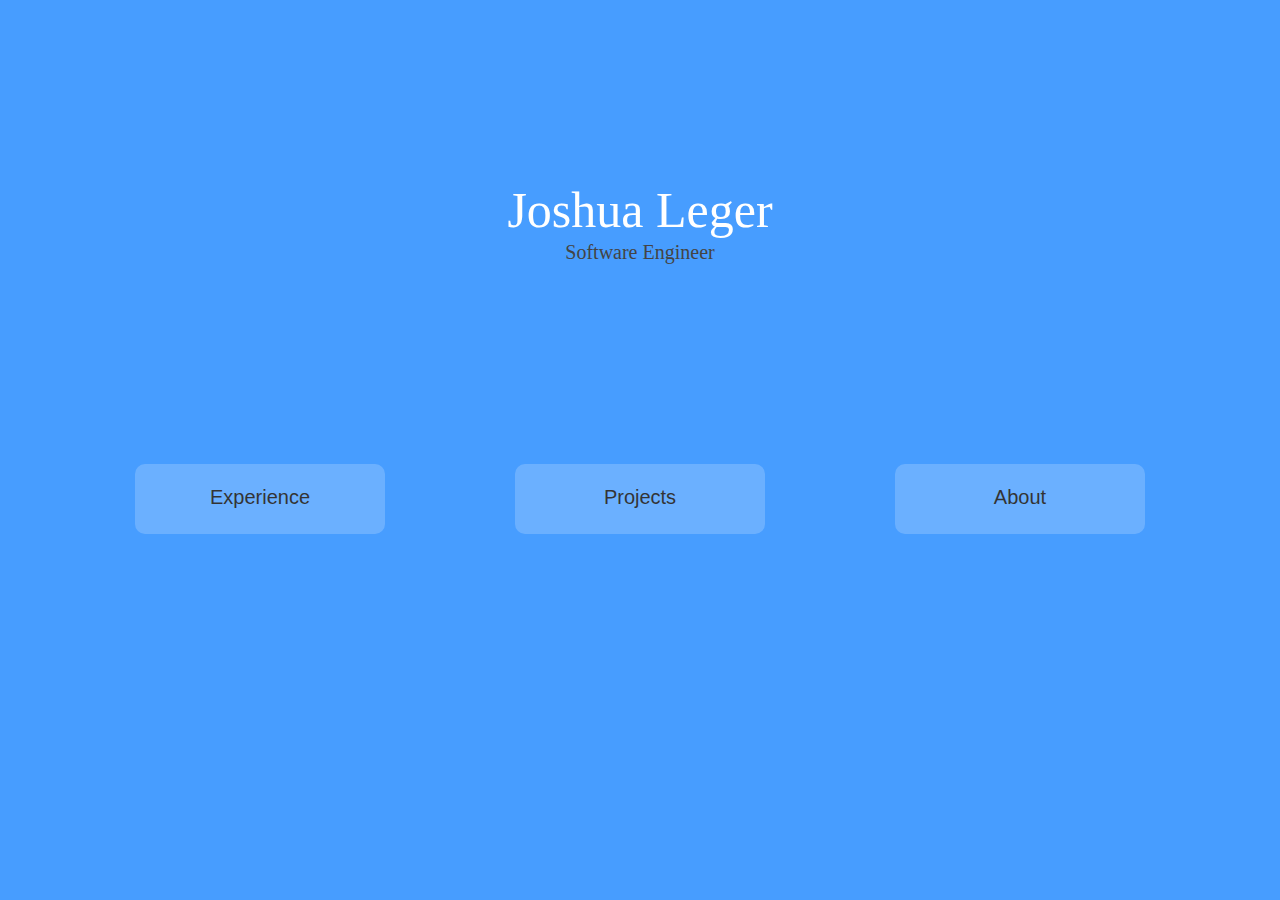
<file: index.html>
<!doctype html>
<html lang="en">
    <head>
        <title>Joshua Leger</title>

        <!--Required metadata tags for bootstrap-->
        <meta charset="utf-8">
        <meta name="viewport" content="width=device-width, initial-scale=1, shrink-to-fit=no">

        <!--This is to load bootstrap css-->
        <link href="../css/bootstrap-flatly.min.css" rel="stylesheet">

        <link rel="stylesheet" href="css/index.css">
    </head>

    <body>
        <div class="container">
            <div class="d-none d-lg-block" style="height:10vh; width:100%; clear:both;"></div>
            <div class="title">
                <h1>Joshua Leger</h1>
                <h2>Software Engineer</h2>
            </div>
            <div class="d-none d-lg-block" style="height:10vh; width:100%; clear:both;"></div>

            <div class="row">
                <div class="col-lg-4">
                    <div id="navtext"><a href="html/experience.html">Experience</div>
                    <div id="navigation"></div></a>
                </div>
                <div class="col-lg-4">
                    <div id="navtext"><a href="html/projects.html">Projects</div>
                    <div id="navigation"></div></a>
                </div>
                <div class="col-lg-4">
                    <div id="navtext"><a href="html/about.html">About</div>
                    <div id="navigation"></div></a>
                </div>
            </div>
        </div>

        <!--These are dependencies for bootstrap to work properly-->
        <script src="https://code.jquery.com/jquery-3.4.1.slim.min.js" integrity="sha384-J6qa4849blE2+poT4WnyKhv5vZF5SrPo0iEjwBvKU7imGFAV0wwj1yYfoRSJoZ+n" crossorigin="anonymous"></script>
        <script src="https://cdn.jsdelivr.net/npm/popper.js@1.16.0/dist/umd/popper.min.js" integrity="sha384-Q6E9RHvbIyZFJoft+2mJbHaEWldlvI9IOYy5n3zV9zzTtmI3UksdQRVvoxMfooAo" crossorigin="anonymous"></script>
        <script src="https://stackpath.bootstrapcdn.com/bootstrap/4.4.1/js/bootstrap.min.js" integrity="sha384-wfSDF2E50Y2D1uUdj0O3uMBJnjuUD4Ih7YwaYd1iqfktj0Uod8GCExl3Og8ifwB6" crossorigin="anonymous"></script>
    </body>
</html>
</file>
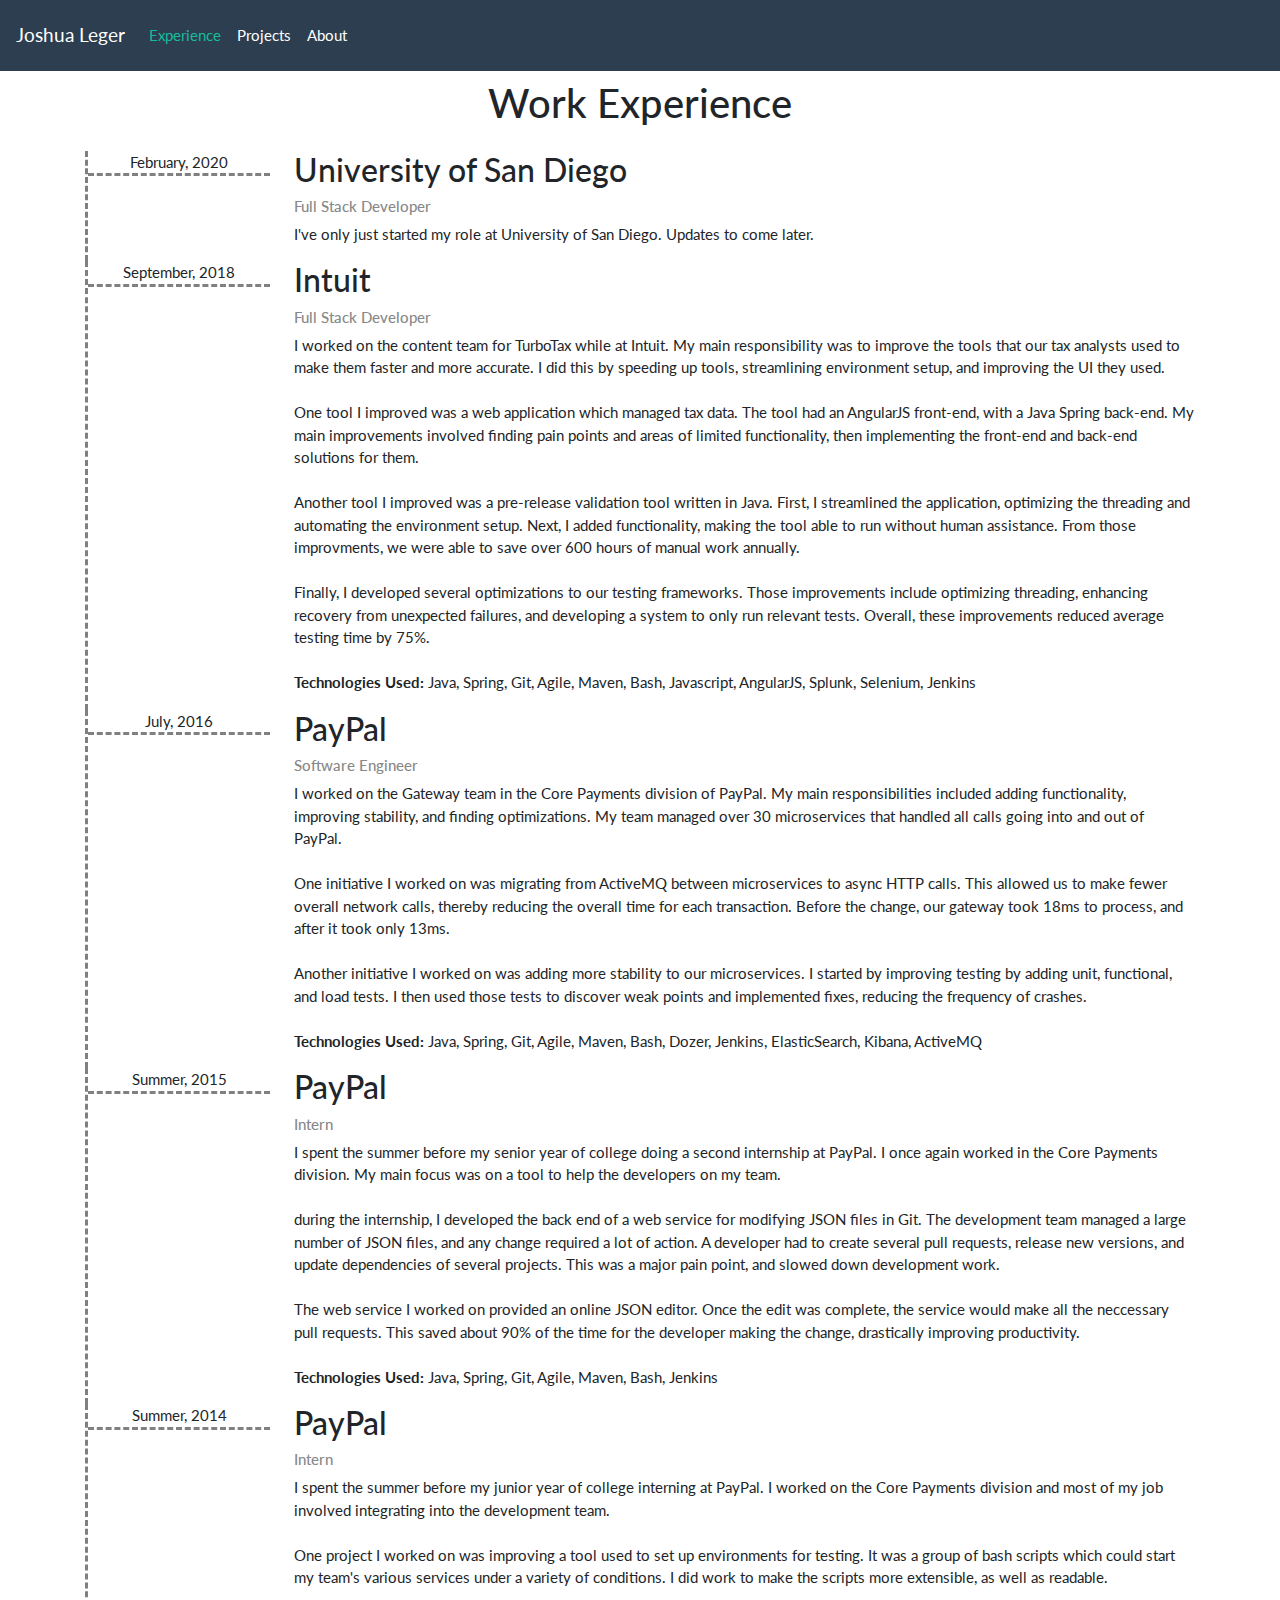
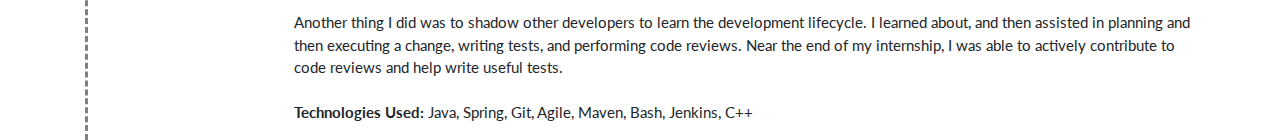
<file: html/experience.html>
<!DOCTYPE html>
<html lang="en">
    <head>
        <title>Joshua Leger</title>

        <!--Required metadata tags for bootstrap-->
        <meta charset="utf-8">
        <meta name="viewport" content="width=device-width, initial-scale=1, shrink-to-fit=no">

        <!--This is to load bootstrap css-->
        <link href="../css/bootstrap-flatly.min.css" rel="stylesheet">

        <link href="../css/experience.css" rel="stylesheet">
    </head>

    <body>
        <nav class="navbar navbar-expand-lg navbar-dark bg-primary">
            <a class="navbar-brand" href="../index.html">Joshua Leger</a>
            <button class="navbar-toggler" type="button" data-toggle="collapse" data-target="#navbarSupportedContent" aria-controls="navbarSupportedContent" aria-expanded="false" aria-label="Toggle navigation">
                <span class="navbar-toggler-icon"></span>
            </button>

            <div class="collapse navbar-collapse" id="navbarSupportedContent">
                <ul class="navbar-nav mr-auto">
                    <li class="nav-item active">
                        <a class="nav-link" href="#">Experience<span class="sr-only">(current)</span></a>
                    </li>
                    <li class="nav-item">
                        <a class="nav-link" href="projects.html">Projects</a>
                    </li>
                    <li class="nav-item">
                        <a class="nav-link" href="about.html">About</a>
                    </li>
                </ul>
            </div>
        </nav>

        <h2 class="d-flex mb-4 mt-2 justify-content-center">Work Experience</h2>

        <div class="container">
            <div class="row no-gutters">
                <div class="col-2 date-col">
                    <p class="start-date">February, 2020</p>
                </div>
                <div class="col-10 pl-4">
                    <h3>University of San Diego</h3>
                    <h6 class="job-title">Full Stack Developer</h6>
                    <p>
                        I've only just started my role at University of San Diego.
                        Updates to come later.
                    </p>
                </div>
            </div>
            <div class="row no-gutters">
                <div class="col-2 date-col">
                    <p class="start-date">September, 2018</p>
                </div>
                <div class="col-10 pl-4">
                    <h3>Intuit</h3>
                    <h6 class="job-title">Full Stack Developer</h6>
                    <p>
                        I worked on the content team for TurboTax while at Intuit.
                        My main responsibility was to improve the tools that our tax analysts used to make them faster and more accurate.
                        I did this by speeding up tools, streamlining environment setup, and improving the UI they used.
                        <br/><br/>
                        One tool I improved was a web application which managed tax data.
                        The tool had an AngularJS front-end, with a Java Spring back-end.
                        My main improvements involved finding pain points and areas of limited functionality, then implementing the front-end and back-end solutions for them.
                        <br/><br/>
                        Another tool I improved was a pre-release validation tool written in Java.
                        First, I streamlined the application, optimizing the threading and automating the environment setup.
                        Next, I added functionality, making the tool able to run without human assistance.
                        From those improvments, we were able to save over 600 hours of manual work annually.
                        <br/><br/>
                        Finally, I developed several optimizations to our testing frameworks.
                        Those improvements include optimizing threading, enhancing recovery from unexpected failures, and developing a system to only run relevant tests.
                        Overall, these improvements reduced average testing time by 75%.
                        <br/><br/>
                        <b>Technologies Used:</b>
                        Java, Spring, Git, Agile, Maven, Bash, Javascript, AngularJS, Splunk, Selenium, Jenkins
                    </p>
                </div>
            </div>
            <div class="row no-gutters">
                <div class="col-2 date-col">
                    <p class="start-date">July, 2016</p>
                </div>
                <div class="col-10 pl-4">
                    <h3>PayPal</h3>
                    <h6 class="job-title">Software Engineer</h6>
                    <p>
                        I worked on the Gateway team in the Core Payments division of PayPal.
                        My main responsibilities included adding functionality, improving stability, and finding optimizations.
                        My team managed over 30 microservices that handled all calls going into and out of PayPal.
                        <br/><br/>
                        One initiative I worked on was migrating from ActiveMQ between microservices to async HTTP calls.
                        This allowed us to make fewer overall network calls, thereby reducing the overall time for each transaction.
                        Before the change, our gateway took 18ms to process, and after it took only 13ms.
                        <br/><br/>
                        Another initiative I worked on was adding more stability to our microservices.
                        I started by improving testing by adding unit, functional, and load tests.
                        I then used those tests to discover weak points and implemented fixes, reducing the frequency of crashes.
                        <br/><br/>
                        <b>Technologies Used:</b>
                        Java, Spring, Git, Agile, Maven, Bash, Dozer, Jenkins, ElasticSearch, Kibana, ActiveMQ
                    </p>
                </div>
            </div>
            <div class="row no-gutters">
                <div class="col-2 date-col">
                    <p class="start-date">Summer, 2015</p>
                </div>
                <div class="col-10 pl-4">
                    <h3>PayPal</h3>
                    <h6 class="job-title">Intern</h6>
                    <p>
                        I spent the summer before my senior year of college doing a second internship at PayPal.
                        I once again worked in the Core Payments division.
                        My main focus was on a tool to help the developers on my team.
                        <br/><br/>
                        during the internship, I developed the back end of a web service for modifying JSON files in Git.
                        The development team managed a large number of JSON files, and any change required a lot of action.
                        A developer had to create several pull requests, release new versions, and update dependencies of several projects.
                        This was a major pain point, and slowed down development work.
                        <br/><br/>
                        The web service I worked on provided an online JSON editor.
                        Once the edit was complete, the service would make all the neccessary pull requests.
                        This saved about 90% of the time for the developer making the change, drastically improving productivity.
                        <br/><br/>
                        <b>Technologies Used:</b>
                        Java, Spring, Git, Agile, Maven, Bash, Jenkins 
                    </p>
                </div>
            </div>
            <div class="row no-gutters">
                <div class="col-2 date-col">
                    <p class="start-date">Summer, 2014</p>
                </div>
                <div class="col-10 pl-4">
                    <h3>PayPal</h3>
                    <h6 class="job-title">Intern</h6>
                    <p>
                        I spent the summer before my junior year of college interning at PayPal.
                        I worked on the Core Payments division and most of my job involved integrating into the development team.
                        <br/><br/>
                        One project I worked on was improving a tool used to set up environments for testing.
                        It was a group of bash scripts which could start my team's various services under a variety of conditions.
                        I did work to make the scripts more extensible, as well as readable.
                        <br/><br/>
                        Another thing I did was to shadow other developers to learn the development lifecycle.
                        I learned about, and then assisted in planning and then executing a change, writing tests, and performing code reviews.
                        Near the end of my internship, I was able to actively contribute to code reviews and help write useful tests.
                        <br/><br/>
                        <b>Technologies Used:</b>
                        Java, Spring, Git, Agile, Maven, Bash, Jenkins, C++
                    </p>
                </div>
            </div>
        </div>

        <!--These are dependencies for bootstrap to work properly-->
        <script src="https://code.jquery.com/jquery-3.4.1.slim.min.js" integrity="sha384-J6qa4849blE2+poT4WnyKhv5vZF5SrPo0iEjwBvKU7imGFAV0wwj1yYfoRSJoZ+n" crossorigin="anonymous"></script>
        <script src="https://cdn.jsdelivr.net/npm/popper.js@1.16.0/dist/umd/popper.min.js" integrity="sha384-Q6E9RHvbIyZFJoft+2mJbHaEWldlvI9IOYy5n3zV9zzTtmI3UksdQRVvoxMfooAo" crossorigin="anonymous"></script>
        <script src="https://stackpath.bootstrapcdn.com/bootstrap/4.4.1/js/bootstrap.min.js" integrity="sha384-wfSDF2E50Y2D1uUdj0O3uMBJnjuUD4Ih7YwaYd1iqfktj0Uod8GCExl3Og8ifwB6" crossorigin="anonymous"></script>
    </body>
</html>
</file>
<file: css/index.css>
body
{
    background: #479dff;
}

.title
{
    padding-top: 10vh;
    padding-bottom: 10vh;
    margin: auto;
    font-family: "Georgia", serif;
    text-align: center;
}

.title h1
{
    color: #fff;
    font-size: 50px;
    padding-bottom: 0px;
    margin-bottom: 0px;
}

.title h2
{
    margin-top: 0px;
    padding-top: 0px;
    color: #444;
    font-size: 20px;
}

#navigation
{
    -webkit-transition: all .25s; /* For Safari 3.1 to 6.0 */
    transition: all .25s;
    position: relative;
    background: #fff;
    width: 250px;
    height: 70px;
    margin: auto;
    border-radius: 10px;
    opacity: .2;
    padding: 20px;
}

#navigation:hover
{
    opacity: .3;
}

#navtext 
{
    position: relative;
    text-align: center;
    font-size: 20px;
    color: #000;
    text-decoration: none;
    font-family: Arial, Helvetica, sans-serif;
    margin-top: 30px;
    margin-bottom: -48px;
}

#navtext a
{
    color: #000;
}

a:hover
{
    text-decoration: none;
}
</file>
<file: css/experience.css>
.start-date 
{
    border-bottom-style: dashed;
    border-color: gray;
    text-align: center;
}

.date-col
{
    border-left-style: dashed;
    border-color: gray;
}

.job-title
{
    color: #888;
}
</file>
